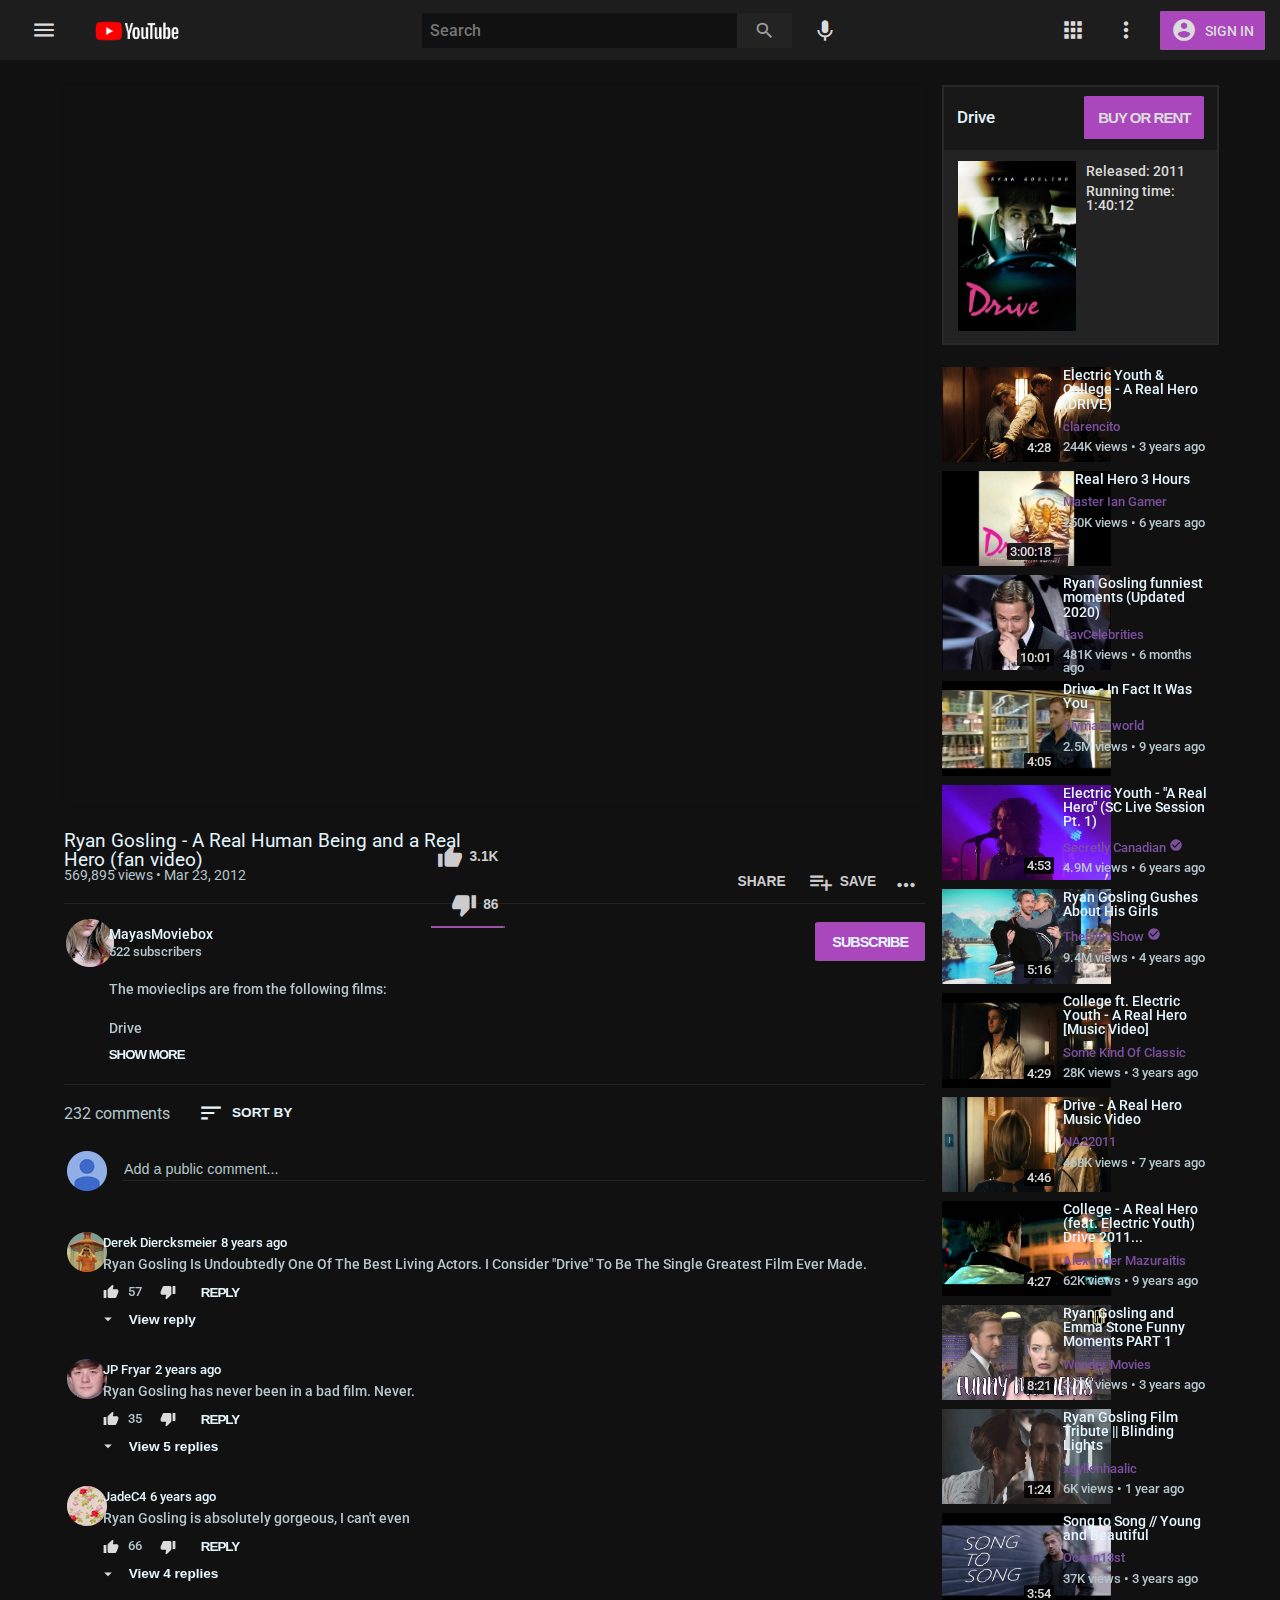
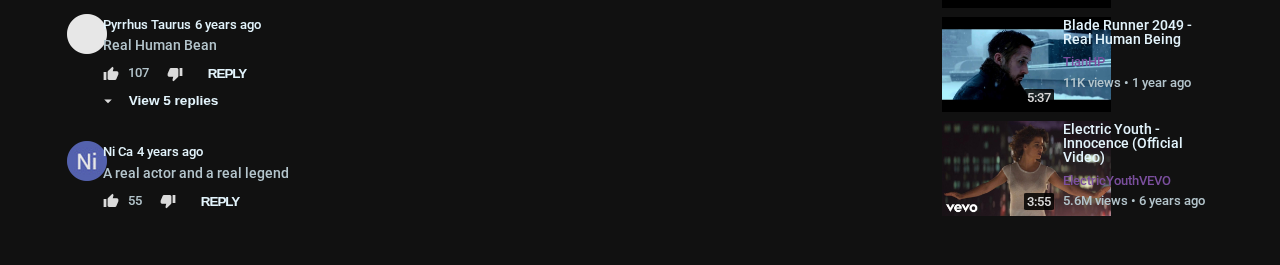
<file: index.html>
<!DOCTYPE html>
<html lang="en">
  <head>
    <meta charset="utf-8" />
    <meta name="viewport" content="width=device-width, initial-scale=1" />
    <title>YouTube</title>
    <link href="./style.css" rel="stylesheet" />
    <link
      href="https://fonts.googleapis.com/icon?family=Material+Icons"
      rel="stylesheet"
    />
    <link rel="preconnect" href="https://fonts.gstatic.com" />
    <link
      href="https://fonts.googleapis.com/css2?family=Roboto&display=swap"
      rel="stylesheet"
    />
  </head>
  <body>
    <!-- NAVBAR -->
    <div class="navbar">
      <!-- MORE AND LOGO -->
      <div class="navbar-left">
        <button class="material-icons md-26 md-light nav-menu">menu</button>
        <button class="nav-logo">
          <img
            src="./assets/navbar/youtube-logo.png"
            alt="youtube logo"
            height="52px"
          />
        </button>
      </div>
      <!-- SEARCH BAR -->
      <div class="navbar-middle">
        <input type="text" class="searchbar" placeholder="Search" />
        <button class="material-icons md-21 lighter-dark nav-search">
          search
        </button>
        <button class="material-icons md-26 md-light nav-mic">
          keyboard_voice
        </button>
      </div>
      <!-- APPS, MORE AND SIGN IN -->
      <div class="navbar-right">
        <button class="sign-in-cont">
          <span class="material-icons md-26 md-light acc-circle"
            >account_circle</span
          ><span class="sign-in-text">SIGN IN</span>
        </button>
        <button class="material-icons md-26 md-light nav-more">
          more_vert
        </button>
        <button class="material-icons md-26 md-light nav-apps">apps</button>
      </div>
    </div>
    <!-- SITE CONTENT / BODY -->
    <div class="content">
      <!-- VIDEO IFRAME -->
      <div class="video">
        <iframe
          width="100%"
          height="720"
          src="https://www.youtube.com/embed/3GPZzbKHKRw"
          frameborder="0"
          allow="accelerometer; autoplay; clipboard-write; encrypted-media; gyroscope; picture-in-picture"
          allowfullscreen
        ></iframe>
      </div>
      <!-- VIDEO STATS (TITLE, LIKES ETC.) -->
      <div class="video-stats">
        <!-- TITLE AND VIEWS -->
        <div class="video-leftcont">
          <span class="video-title"
            >Ryan Gosling - A Real Human Being and a Real Hero (fan video)</span
          >
          <span class="video-views">569,895 views • Mar 23, 2012</span>
        </div>
        <!-- LIKE, DISLIKE, SHARE, SAVE, MORE -->
        <div class="video-rightcont">
          <div class="video-right">
            <div class="video-likecont">
              <div class="video-aboveborder">
                <button class="video-like">
                  <span class="material-icons md-26">thumb_up</span
                  ><span class="video-likeamount">3.1K</span>
                </button>
                <button class="video-dislike">
                  <span class="material-icons md-26">thumb_down</span
                  ><span class="video-dislikeamount">86</span>
                </button>
              </div>
              <div class="video-border"></div>
            </div>
            <button class="video-share">
              <span class="material-icons md-26">shortcut</span
              ><span class="video-sharetext">SHARE</span>
            </button>
            <button class="video-save">
              <span class="material-icons md-26">playlist_add</span
              ><span class="video-savetext">SAVE</span>
            </button>
            <button class="video-more">
              <span class="material-icons md-26">more_horiz</span>
            </button>
          </div>
        </div>
      </div>
      <!-- VIDEO DESCRIPTION -->
      <div class="description">
        <div class="description-left">
          <a href="https://www.youtube.com/channel/UC1303ht01Yz-i_Xdv5refEA"
            ><img
              src="./assets/description/avatar.png"
              alt="channel avatar"
              height="initial-scale"
          /></a>
        </div>
        <div class="description-middle">
          <a
            href="https://www.youtube.com/channel/UC1303ht01Yz-i_Xdv5refEA"
            class="description-name"
            >MayasMoviebox</a
          >
          <p class="description-subs">522 subscribers</p>
          <p class="description-text1">
            The movieclips are from the following films:
          </p>
          <p class="description-text2">Drive</p>
          <button class="description-showmore">SHOW MORE</button>
        </div>
        <div class="description-right">
          <button class="description-subbtn">SUBSCRIBE</button>
        </div>
      </div>
      <!-- COMMENTS -->
      <div class="comments">
        <!-- ADD A COMMENT -->
        <div class="initialcomment">
          <div class="initialcomment-header">
            <span class="header-commentnum">232 comments</span>
            <button class="header-sortby">
              <span class="material-icons md-26 sortby-symbol">sort</span
              ><span class="sortby-text">SORT BY</span>
            </button>
          </div>
          <div class="initialcomment-body">
            <img
              src="./assets/comments/initialcomment.png"
              alt="profile picture"
              height="initial-scale"
              class="initialavatar"
            />
            <input
              type="text"
              placeholder="Add a public comment..."
              class="initialcomment-input"
            />
          </div>
        </div>
        <!-- NORMAL COMMENTS -->
        <div class="commentcont">
          <div class="comment-left">
            <a href="https://www.youtube.com/channel/UC4atZ1Ep-S70Ql9y5qe3dxw"
              ><img
                src="./assets/comments/comment1.png"
                alt="profile picture"
                height="initial-scale"
            /></a>
          </div>
          <div class="comment-right">
            <span class="comment-namecont"
              ><a
                href="https://www.youtube.com/channel/UC4atZ1Ep-S70Ql9y5qe3dxw"
                class="comment-name"
                >Derek Diercksmeier</a
              >
              8 years ago</span
            >
            <p class="comment-text">
              Ryan Gosling Is Undoubtedly One Of The Best Living Actors. I
              Consider "Drive" To Be The Single Greatest Film Ever Made.
            </p>
            <div class="comment-likes">
              <button class="material-icons md-16 md-light comment-like">
                thumb_up
              </button>
              <span class="comment-likesnum">57</span>
              <button class="material-icons md-16 md-light comment-dislike">
                thumb_down
              </button>
              <button class="comment-replybtn">REPLY</button>
            </div>
            <button class="comment-viewreplycont">
              <span class="material-icons md-18 md-light viewreply-arrow"
                >arrow_drop_down</span
              ><span class="viewreply-text">View reply</span>
            </button>
          </div>
        </div>
        <div class="commentcont">
          <div class="comment-left">
            <a href="https://www.youtube.com/channel/UCj0tZO_PnMkby4TbkrC7Y9g"
              ><img
                src="./assets/comments/comment2.png"
                alt="profile picture"
                height="initial-scale"
            /></a>
          </div>
          <div class="comment-right">
            <span class="comment-namecont"
              ><a
                href="https://www.youtube.com/channel/UCj0tZO_PnMkby4TbkrC7Y9g"
                class="comment-name"
                >JP Fryar</a
              >
              2 years ago</span
            >
            <p class="comment-text">
              Ryan Gosling has never been in a bad film. Never.
            </p>
            <div class="comment-likes">
              <button class="material-icons md-16 md-light comment-like">
                thumb_up
              </button>
              <span class="comment-likesnum">35</span>
              <button class="material-icons md-16 md-light comment-dislike">
                thumb_down
              </button>
              <button class="comment-replybtn">REPLY</button>
            </div>
            <button class="comment-viewreplycont">
              <span class="material-icons md-18 md-light viewreply-arrow"
                >arrow_drop_down</span
              ><span class="viewreply-text">View 5 replies</span>
            </button>
          </div>
        </div>
        <div class="commentcont">
          <div class="comment-left">
            <a href="https://www.youtube.com/channel/UCwoDgcRH257eNOpyMJ8Snxw"
              ><img
                src="./assets/comments/comment3.png"
                alt="profile picture"
                height="initial-scale"
            /></a>
          </div>
          <div class="comment-right">
            <span class="comment-namecont"
              ><a
                href="https://www.youtube.com/channel/UCwoDgcRH257eNOpyMJ8Snxw"
                class="comment-name"
                >JadeC4</a
              >
              6 years ago</span
            >
            <p class="comment-text">
              Ryan Gosling is absolutely gorgeous, I can't even
            </p>
            <div class="comment-likes">
              <button class="material-icons md-16 md-light comment-like">
                thumb_up
              </button>
              <span class="comment-likesnum">66</span>
              <button class="material-icons md-16 md-light comment-dislike">
                thumb_down
              </button>
              <button class="comment-replybtn">REPLY</button>
            </div>
            <button class="comment-viewreplycont">
              <span class="material-icons md-18 md-light viewreply-arrow"
                >arrow_drop_down</span
              ><span class="viewreply-text">View 4 replies</span>
            </button>
          </div>
        </div>
        <div class="commentcont">
          <div class="comment-left">
            <a href="https://www.youtube.com/channel/UC8qu3tqG00YnWYfvF4ho_Ow"
              ><img
                src="./assets/comments/comment4.png"
                alt="profile picture"
                height="initial-scale"
            /></a>
          </div>
          <div class="comment-right">
            <span class="comment-namecont"
              ><a
                href="https://www.youtube.com/channel/UC8qu3tqG00YnWYfvF4ho_Ow"
                class="comment-name"
                >Pyrrhus Taurus</a
              >
              6 years ago</span
            >
            <p class="comment-text">Real Human Bean</p>
            <div class="comment-likes">
              <button class="material-icons md-16 md-light comment-like">
                thumb_up
              </button>
              <span class="comment-likesnum">107</span>
              <button class="material-icons md-16 md-light comment-dislike">
                thumb_down
              </button>
              <button class="comment-replybtn">REPLY</button>
            </div>
            <button class="comment-viewreplycont">
              <span class="material-icons md-18 md-light viewreply-arrow"
                >arrow_drop_down</span
              ><span class="viewreply-text">View 5 replies</span>
            </button>
          </div>
        </div>
        <div class="commentcont">
          <div class="comment-left">
            <a href="https://www.youtube.com/channel/UCf_KhZ1RsffZFniAVTAlwTA"
              ><img
                src="./assets/comments/comment5.png"
                alt="profile picture"
                height="initial-scale"
            /></a>
          </div>
          <div class="comment-right">
            <span class="comment-namecont"
              ><a
                href="https://www.youtube.com/channel/UCf_KhZ1RsffZFniAVTAlwTA"
                class="comment-name"
                >Ni Ca</a
              >
              4 years ago</span
            >
            <p class="comment-text">A real actor and a real legend</p>
            <div class="comment-likes">
              <button class="material-icons md-16 md-light comment-like">
                thumb_up
              </button>
              <span class="comment-likesnum">55</span>
              <button class="material-icons md-16 md-light comment-dislike">
                thumb_down
              </button>
              <button class="comment-replybtn">REPLY</button>
            </div>
          </div>
        </div>
      </div>
      <!-- VIDEO SIDEBAR -->
      <div class="video-sidebar">
        <!-- SIDEBAR AD -->
        <div class="sidebar-ad">
          <div class="ad-header">
            <span class="header-title">Drive</span>
            <button class="header-btn">BUY OR RENT</button>
          </div>
          <div class="ad-content">
            <div class="content-poster">
              <img
                src="./assets/video-sidebar/movieposter.jpeg"
                alt="drive movie poster"
                height="170px"
              />
            </div>
            <div class="content-data">
              <p class="content-text">Released: 2011</p>
              <p class="content-text">Running time: 1:40:12</p>
            </div>
          </div>
        </div>
        <!-- SIDEBAR NEXTVIDS -->
        <div class="sidebar-vids">
          <a href="https://www.youtube.com/watch?v=XoHI6Zus2UI">
            <div class="nextvid">
              <div class="morebtn-cont">
                <button class="material-icons md-21 md-light morebtn">
                  more_vert
                </button>
              </div>
              <div class="nextvid-left">
                <div class="watchlaterbtn-cont">
                  <button class="material-icons md-21 md-light watchlaterbtn">
                    watch_later
                  </button>
                </div>
                <div class="playbtn-cont">
                  <button class="material-icons md-21 md-light playbtn">
                    playlist_play
                  </button>
                </div>
                <div class="timestamp-cont">
                  <span class="timestamp">4:28</span>
                </div>
                <img
                  src="./assets/video-sidebar/thumbnail_01.jpg"
                  alt="video thumbnail"
                  height="95px"
                  width="169px"
                />
              </div>
              <div class="nextvid-right">
                <p class="nextvid-title">
                  Electric Youth & College - A Real Hero (DRIVE)
                </p>
                <p class="nextvid-user">clarencito</p>
                <p class="nextvid-stats">244K views • 3 years ago</p>
              </div>
            </div>
          </a>
          <a href="https://www.youtube.com/watch?v=7tWL5xHVAGQ">
            <div class="nextvid">
              <div class="morebtn-cont">
                <button class="material-icons md-21 md-light morebtn">
                  more_vert
                </button>
              </div>
              <div class="nextvid-left">
                <div class="watchlaterbtn-cont">
                  <button class="material-icons md-21 md-light watchlaterbtn">
                    watch_later
                  </button>
                </div>
                <div class="playbtn-cont">
                  <button class="material-icons md-21 md-light playbtn">
                    playlist_play
                  </button>
                </div>
                <div class="timestamp-cont">
                  <span class="timestamp">3:00:18</span>
                </div>
                <img
                  src="./assets/video-sidebar/thumbnail_02.jpg"
                  alt="video thumbnail"
                  height="95px"
                  width="169px"
                />
              </div>
              <div class="nextvid-right">
                <p class="nextvid-title">A Real Hero 3 Hours</p>
                <p class="nextvid-user">Master Ian Gamer</p>
                <p class="nextvid-stats">250K views • 6 years ago</p>
              </div>
            </div>
          </a>
          <a href="https://www.youtube.com/watch?v=79YlMZlqZmc">
            <div class="nextvid">
              <div class="morebtn-cont">
                <button class="material-icons md-21 md-light morebtn">
                  more_vert
                </button>
              </div>
              <div class="nextvid-left">
                <div class="watchlaterbtn-cont">
                  <button class="material-icons md-21 md-light watchlaterbtn">
                    watch_later
                  </button>
                </div>
                <div class="playbtn-cont">
                  <button class="material-icons md-21 md-light playbtn">
                    playlist_play
                  </button>
                </div>
                <div class="timestamp-cont">
                  <span class="timestamp">10:01</span>
                </div>
                <img
                  src="./assets/video-sidebar/thumbnail_03.jpg"
                  alt="video thumbnail"
                  height="95px"
                  width="169px"
                />
              </div>
              <div class="nextvid-right">
                <p class="nextvid-title">
                  Ryan Gosling funniest moments (Updated 2020)
                </p>
                <p class="nextvid-user">FavCelebrities</p>
                <p class="nextvid-stats">481K views • 6 months ago</p>
              </div>
            </div>
          </a>
          <a href="https://www.youtube.com/watch?v=-8EWOK5uBoo">
            <div class="nextvid">
              <div class="morebtn-cont">
                <button class="material-icons md-21 md-light morebtn">
                  more_vert
                </button>
              </div>
              <div class="nextvid-left">
                <div class="watchlaterbtn-cont">
                  <button class="material-icons md-21 md-light watchlaterbtn">
                    watch_later
                  </button>
                </div>
                <div class="playbtn-cont">
                  <button class="material-icons md-21 md-light playbtn">
                    playlist_play
                  </button>
                </div>
                <div class="timestamp-cont">
                  <span class="timestamp">4:05</span>
                </div>
                <img
                  src="./assets/video-sidebar/thumbnail_04.jpg"
                  alt="video thumbnail"
                  height="95px"
                  width="169px"
                />
              </div>
              <div class="nextvid-right">
                <p class="nextvid-title">Drive - In Fact It Was You</p>
                <p class="nextvid-user">Slymansworld</p>
                <p class="nextvid-stats">2.5M views • 9 years ago</p>
              </div>
            </div>
          </a>
          <a href="https://www.youtube.com/watch?v=6cedWvuxwbc">
            <div class="nextvid">
              <div class="morebtn-cont">
                <button class="material-icons md-21 md-light morebtn">
                  more_vert
                </button>
              </div>
              <div class="nextvid-left">
                <div class="watchlaterbtn-cont">
                  <button class="material-icons md-21 md-light watchlaterbtn">
                    watch_later
                  </button>
                </div>
                <div class="playbtn-cont">
                  <button class="material-icons md-21 md-light playbtn">
                    playlist_play
                  </button>
                </div>
                <div class="timestamp-cont">
                  <span class="timestamp">4:53</span>
                </div>
                <img
                  src="./assets/video-sidebar/thumbnail_05.jpg"
                  alt="video thumbnail"
                  height="95px"
                  width="169px"
                />
              </div>
              <div class="nextvid-right">
                <p class="nextvid-title">
                  Electric Youth - "A Real Hero" (SC Live Session Pt. 1)
                </p>
                <p class="nextvid-user">
                  Secretly Canadian
                  <span class="material-icons md-14 purple">check_circle</span>
                </p>
                <p class="nextvid-stats">4.9M views • 6 years ago</p>
              </div>
            </div>
          </a>
          <a href="https://www.youtube.com/watch?v=Ga3ccW-cRno">
            <div class="nextvid">
              <div class="morebtn-cont">
                <button class="material-icons md-21 md-light morebtn">
                  more_vert
                </button>
              </div>
              <div class="nextvid-left">
                <div class="watchlaterbtn-cont">
                  <button class="material-icons md-21 md-light watchlaterbtn">
                    watch_later
                  </button>
                </div>
                <div class="playbtn-cont">
                  <button class="material-icons md-21 md-light playbtn">
                    playlist_play
                  </button>
                </div>
                <div class="timestamp-cont">
                  <span class="timestamp">5:16</span>
                </div>
                <img
                  src="./assets/video-sidebar/thumbnail_06.jpg"
                  alt="video thumbnail"
                  height="95px"
                  width="169px"
                />
              </div>
              <div class="nextvid-right">
                <p class="nextvid-title">Ryan Gosling Gushes About His Girls</p>
                <p class="nextvid-user">
                  TheEllenShow
                  <span class="material-icons md-14 purple">check_circle</span>
                </p>
                <p class="nextvid-stats">9.4M views • 4 years ago</p>
              </div>
            </div>
          </a>
          <a href="https://www.youtube.com/watch?v=tIGpNtjKKYs">
            <div class="nextvid">
              <div class="morebtn-cont">
                <button class="material-icons md-21 md-light morebtn">
                  more_vert
                </button>
              </div>
              <div class="nextvid-left">
                <div class="watchlaterbtn-cont">
                  <button class="material-icons md-21 md-light watchlaterbtn">
                    watch_later
                  </button>
                </div>
                <div class="playbtn-cont">
                  <button class="material-icons md-21 md-light playbtn">
                    playlist_play
                  </button>
                </div>
                <div class="timestamp-cont">
                  <span class="timestamp">4:29</span>
                </div>
                <img
                  src="./assets/video-sidebar/thumbnail_07.jpg"
                  alt="video thumbnail"
                  height="95px"
                  width="169px"
                />
              </div>
              <div class="nextvid-right">
                <p class="nextvid-title">
                  College ft. Electric Youth - A Real Hero [Music Video]
                </p>
                <p class="nextvid-user">Some Kind Of Classic</p>
                <p class="nextvid-stats">28K views • 3 years ago</p>
              </div>
            </div>
          </a>
          <a href="https://www.youtube.com/watch?v=Xo-gnIxEulo">
            <div class="nextvid">
              <div class="morebtn-cont">
                <button class="material-icons md-21 md-light morebtn">
                  more_vert
                </button>
              </div>
              <div class="nextvid-left">
                <div class="watchlaterbtn-cont">
                  <button class="material-icons md-21 md-light watchlaterbtn">
                    watch_later
                  </button>
                </div>
                <div class="playbtn-cont">
                  <button class="material-icons md-21 md-light playbtn">
                    playlist_play
                  </button>
                </div>
                <div class="timestamp-cont">
                  <span class="timestamp">4:46</span>
                </div>
                <img
                  src="./assets/video-sidebar/thumbnail_08.jpg"
                  alt="video thumbnail"
                  height="95px"
                  width="169px"
                />
              </div>
              <div class="nextvid-right">
                <p class="nextvid-title">Drive - A Real Hero Music Video</p>
                <p class="nextvid-user">NA22011</p>
                <p class="nextvid-stats">468K views • 7 years ago</p>
              </div>
            </div>
          </a>
          <a href="https://www.youtube.com/watch?v=vXyRJBuoPrQ">
            <div class="nextvid">
              <div class="morebtn-cont">
                <button class="material-icons md-21 md-light morebtn">
                  more_vert
                </button>
              </div>
              <div class="nextvid-left">
                <div class="watchlaterbtn-cont">
                  <button class="material-icons md-21 md-light watchlaterbtn">
                    watch_later
                  </button>
                </div>
                <div class="playbtn-cont">
                  <button class="material-icons md-21 md-light playbtn">
                    playlist_play
                  </button>
                </div>
                <div class="timestamp-cont">
                  <span class="timestamp">4:27</span>
                </div>
                <img
                  src="./assets/video-sidebar/thumbnail_09.jpg"
                  alt="video thumbnail"
                  height="95px"
                  width="169px"
                />
              </div>
              <div class="nextvid-right">
                <p class="nextvid-title">
                  College - A Real Hero (feat. Electric Youth) Drive 2011...
                </p>
                <p class="nextvid-user">Alexander Mazuraitis</p>
                <p class="nextvid-stats">62K views • 9 years ago</p>
              </div>
            </div>
          </a>
          <a href="https://www.youtube.com/watch?v=zhB0Bk41HUQ">
            <div class="nextvid">
              <div class="morebtn-cont">
                <button class="material-icons md-21 md-light morebtn">
                  more_vert
                </button>
              </div>
              <div class="nextvid-left">
                <div class="watchlaterbtn-cont">
                  <button class="material-icons md-21 md-light watchlaterbtn">
                    watch_later
                  </button>
                </div>
                <div class="playbtn-cont">
                  <button class="material-icons md-21 md-light playbtn">
                    playlist_play
                  </button>
                </div>
                <div class="timestamp-cont">
                  <span class="timestamp">8:21</span>
                </div>
                <img
                  src="./assets/video-sidebar/thumbnail_10.jpg"
                  alt="video thumbnail"
                  height="95px"
                  width="169px"
                />
              </div>
              <div class="nextvid-right">
                <p class="nextvid-title">
                  Ryan Gosling and Emma Stone Funny Moments PART 1
                </p>
                <p class="nextvid-user">Wonder Movies</p>
                <p class="nextvid-stats">3.7M views • 3 years ago</p>
              </div>
            </div>
          </a>
          <a href="https://www.youtube.com/watch?v=jpBpp3mK_JY">
            <div class="nextvid">
              <div class="morebtn-cont">
                <button class="material-icons md-21 md-light morebtn">
                  more_vert
                </button>
              </div>
              <div class="nextvid-left">
                <div class="watchlaterbtn-cont">
                  <button class="material-icons md-21 md-light watchlaterbtn">
                    watch_later
                  </button>
                </div>
                <div class="playbtn-cont">
                  <button class="material-icons md-21 md-light playbtn">
                    playlist_play
                  </button>
                </div>
                <div class="timestamp-cont">
                  <span class="timestamp">1:24</span>
                </div>
                <img
                  src="./assets/video-sidebar/thumbnail_11.jpg"
                  alt="video thumbnail"
                  height="95px"
                  width="169px"
                />
              </div>
              <div class="nextvid-right">
                <p class="nextvid-title">
                  Ryan Gosling Film Tribute || Blinding Lights
                </p>
                <p class="nextvid-user">xgyllenhaalic</p>
                <p class="nextvid-stats">6K views • 1 year ago</p>
              </div>
            </div>
          </a>
          <a href="https://www.youtube.com/watch?v=SbskIqUqQso">
            <div class="nextvid">
              <div class="morebtn-cont">
                <button class="material-icons md-21 md-light morebtn">
                  more_vert
                </button>
              </div>
              <div class="nextvid-left">
                <div class="watchlaterbtn-cont">
                  <button class="material-icons md-21 md-light watchlaterbtn">
                    watch_later
                  </button>
                </div>
                <div class="playbtn-cont">
                  <button class="material-icons md-21 md-light playbtn">
                    playlist_play
                  </button>
                </div>
                <div class="timestamp-cont">
                  <span class="timestamp">3:54</span>
                </div>
                <img
                  src="./assets/video-sidebar/thumbnail_12.jpg"
                  alt="video thumbnail"
                  height="95px"
                  width="169px"
                />
              </div>
              <div class="nextvid-right">
                <p class="nextvid-title">Song to Song // Young and Beautiful</p>
                <p class="nextvid-user">Ocean13st</p>
                <p class="nextvid-stats">37K views • 3 years ago</p>
              </div>
            </div>
          </a>
          <a href="https://www.youtube.com/watch?v=p_nn4Lu80kA">
            <div class="nextvid">
              <div class="morebtn-cont">
                <button class="material-icons md-21 md-light morebtn">
                  more_vert
                </button>
              </div>
              <div class="nextvid-left">
                <div class="watchlaterbtn-cont">
                  <button class="material-icons md-21 md-light watchlaterbtn">
                    watch_later
                  </button>
                </div>
                <div class="playbtn-cont">
                  <button class="material-icons md-21 md-light playbtn">
                    playlist_play
                  </button>
                </div>
                <div class="timestamp-cont">
                  <span class="timestamp">5:37</span>
                </div>
                <img
                  src="./assets/video-sidebar/thumbnail_13.jpg"
                  alt="video thumbnail"
                  height="95px"
                  width="169px"
                />
              </div>
              <div class="nextvid-right">
                <p class="nextvid-title">
                  Blade Runner 2049 - Real Human Being
                </p>
                <p class="nextvid-user">TianHP</p>
                <p class="nextvid-stats">11K views • 1 year ago</p>
              </div>
            </div>
          </a>
          <a href="https://www.youtube.com/watch?v=kOWM9ao38lM">
            <div class="nextvid">
              <div class="morebtn-cont">
                <button class="material-icons md-21 md-light morebtn">
                  more_vert
                </button>
              </div>
              <div class="nextvid-left">
                <div class="watchlaterbtn-cont">
                  <button class="material-icons md-21 md-light watchlaterbtn">
                    watch_later
                  </button>
                </div>
                <div class="playbtn-cont">
                  <button class="material-icons md-21 md-light playbtn">
                    playlist_play
                  </button>
                </div>
                <div class="timestamp-cont">
                  <span class="timestamp">3:55</span>
                </div>
                <img
                  src="./assets/video-sidebar/thumbnail_14.jpg"
                  alt="video thumbnail"
                  height="95px"
                  width="169px"
                />
              </div>
              <div class="nextvid-right">
                <p class="nextvid-title">
                  Electric Youth - Innocence (Official Video)
                </p>
                <p class="nextvid-user">ElectricYouthVEVO</p>
                <p class="nextvid-stats">5.6M views • 6 years ago</p>
              </div>
            </div>
          </a>
        </div>
      </div>
    </div>
  </body>
</html>
</file>
<file: style.css>
/* http://meyerweb.com/eric/tools/css/reset/ 
   v2.0 | 20110126
   License: none (public domain)
*/

/* START OF CSS RESET */
html, body, div, span, applet, object, iframe,
h1, h2, h3, h4, h5, h6, p, blockquote, pre,
a, abbr, acronym, address, big, cite, code,
del, dfn, em, img, ins, kbd, q, s, samp,
small, strike, strong, sub, sup, tt, var,
b, u, i, center,
dl, dt, dd, ol, ul, li,
fieldset, form, label, legend,
table, caption, tbody, tfoot, thead, tr, th, td,
article, aside, canvas, details, embed, 
figure, figcaption, footer, header, hgroup, 
menu, nav, output, ruby, section, summary,
time, mark, audio, video {
	margin: 0;
	padding: 0;
	border: 0;
	font-size: 100%;
	font: inherit;
	vertical-align: baseline;
}
/* HTML5 display-role reset for older browsers */
article, aside, details, figcaption, figure, 
footer, header, hgroup, menu, nav, section {
	display: block;
}
body {
	line-height: 1;
}
ol, ul {
	list-style: none;
}
blockquote, q {
	quotes: none;
}
blockquote:before, blockquote:after,
q:before, q:after {
	content: '';
	content: none;
}
table {
	border-collapse: collapse;
	border-spacing: 0;
}

/* MATERIAL ICONS */
.material-icons.md-dark {
  color: rgba(0, 0, 0, 0.54);
}
.material-icons.md-dark.md-inactive {
  color: rgba(0, 0, 0, 0.26);
}

.material-icons.lighter-dark {
  color: #9e9e9e;
}
.material-icons.purple {
  color: #7b4f9e;
}

.material-icons.md-light {
  color: rgb(219, 219, 219);
}
.material-icons.md-light.md-inactive {
  color: rgba(255, 255, 255, 0.3);
}

.material-icons.md-14 { font-size: 14px; }
.material-icons.md-16 { font-size: 16px; }
.material-icons.md-18 { font-size: 18px; }
.material-icons.md-21 { font-size: 21px; }
.material-icons.md-26 { font-size: 26px; }
.material-icons.md-36 { font-size: 36px; }
.material-icons.md-48 { font-size: 48px; }

/* |--------------|
   |              |
   | SITE CONTENT |
   |              |
   |--------------|*/

body {
  background-color: #111111;
  font-family: "Roboto", sans-serif;
}

a { text-decoration: none; }

button:focus,
input:focus { outline: none; }

/* --------------

    NAVBAR 
    
   --------------*/
   
.navbar {
  display: grid;
  top: 0;
  position: absolute;
  width: 100%;
  height: 60px;
  background-color: #1d1d1d;
  grid-template-columns: 33% 34% 33%;
  grid-template-rows: auto;
  grid-template-areas: "navbar-left navbar-middle navbar-right";
}

.navbar-left {
  display: inline-flex;
  flex-flow: nowrap row;
  align-items: center;
  width: 33%;
  height: 100%;
  text-align: left;
  grid-area: navbar-left;
}

.nav-menu,
.nav-logo,
.nav-more,
.nav-mic,
.nav-apps {
  background-color: transparent;
  width: fit-content;
  height: fit-content;
  border: none;
}

.nav-menu:focus,
.nav-logo:focus,
.nav-more:focus,
.nav-mic:focus,
.nav-apps:focus,
.searchbar:focus { outline: none; }

.nav-menu:hover,
.nav-search:hover,
.nav-more:hover,
.nav-mic:hover,
.nav-apps:hover { color: #ab47bc; }

.nav-menu { margin: 0 21px 0 25px; }

.nav-logo { height: 52px; }

.navbar-middle {
  position: relative;
  display: inline-flex;
  flex-flow: nowrap row;
  align-items: center;
  width: 100%;
  height: 100%;
  grid-area: navbar-middle;
}

.searchbar {
  height: 33px;
  width: 70%;
  background-color: #111111;
  color: #d8d8d8;
  border: none;
  padding-left: 8px;
  font-size: 16px;
  font-family: "Roboto", sans-serif;
  font-weight: 500;
}

.nav-search {
  height: 35px;
  width: 55px;
  background-color: #232323;
  border: none;
  border-radius: 0 1px 1px 0;
  margin-right: 14px;
}

.navbar-right {
  position: relative;
  display: inline-flex;
  flex-flow: nowrap row-reverse;
  align-items: center;
  width: 100%;
  height: 100%;
  grid-area: navbar-right;
}

.sign-in-cont {
  display: inline-flex;
  flex-flow: nowrap row;
  align-items: center;
  background-color: #aa47bc;
  height: 65%;
  width: fit-content;
  padding: 3px 10px;
  border: solid 1px #9954a5;
  border-radius: 2%;
  text-align: center;
  margin: 0 15px 0 15px;
}

.sign-in-cont:hover { background-color: #bb4dce; }

.sign-in-cont:focus { outline: none; }

.sign-in-text {
  color: rgb(219, 219, 219);
  margin-left: 8px;
  font-size: 14px;
  font-family: "Roboto", sans-serif;
  font-weight: 500;
  margin-top: 2px;
}

.nav-more { margin-left: 15px; }

.content {
  display: grid;
  margin: 85px auto 0 auto;
  width: 90%;
  height: fit-content;
  grid-template-columns: 74.75% 1.5% 23.75%;
  grid-template-rows: auto;
  grid-template-areas:
    "video . video-sidebar"
    "video-stats . video-sidebar"
    "description . video-sidebar"
    "comments . video-sidebar";
}

/* -------------

        VIDEO
    
   -------------        
*/

.video {
  background-color: transparent;
  grid-area: video;
  height: fit-content;
}

.video iframe {
  -webkit-box-shadow: 0 0 3px -2px #000000;
  box-shadow: 0 0 3px -2px #000000;
}

.video-stats {
  background-color: transparent;
  border-bottom: solid 1px #232323;
  display: grid;
  grid-area: video-stats;
  height: 95px;
  grid-template-columns: 50% 50%;
  grid-template-rows: auto;
  grid-template-areas: "video-leftcont video-rightcont";
}

.video-leftcont {
  display: grid;
  text-align: left;
  grid-area: video-leftcont;
  grid-template-columns: 100%;
  grid-template-rows: 50% 50%;
  grid-template-areas:
    "video-title"
    "video-views";
}

.video-title {
  grid-area: video-title;
  margin-top: 23px;
  color: #e3f4fc;
  font-weight: 400;
  font-size: 1.2rem;
  font-family: "Roboto", sans-serif;
}

.video-views {
  grid-area: video-views;
  margin-top: 12px;
  color: #b4c5cc;
  font-weight: 400;
  font-size: 0.86rem;
  font-family: "Roboto", sans-serif;
}

.video-rightcont {
  display: grid;
  grid-area: video-rightcont;
  text-align: right;
  grid-template-columns: 30% 70%;
  grid-template-rows: 50% 50%;
  grid-template-areas:
    ". ."
    ". video-right";
}

.video-right {
  grid-area: video-right;
  display: inline-flex;
  flex-flow: nowrap row;
  align-items: center;
  justify-content: flex-end;
}

.video-likecont {
  display: grid;
  grid-template-columns: 100%;
  grid-template-rows: 95% 5%;
  grid-template-areas:
    "video-aboveborder"
    "video-border";
  margin-right: 8px;
}

.video-aboveborder { grid-area: video-aboveborder; }

.video-border {
  grid-area: video-border;
  height: 2px;
  background: rgb(156, 82, 169);
  background: linear-gradient(
    90deg,
    rgba(156, 82, 169, 1) 0%,
    rgba(156, 82, 169, 1) 97%,
    rgba(96, 96, 96, 1) 97%
  );
}

.video-like,
.video-dislike,
.video-share,
.video-save {
  color: #ccccce;
  font-weight: 600;
  font-size: 0.86rem;
  text-align: center;
  display: inline-flex;
  flex-flow: nowrap row;
  align-items: center;
  background-color: transparent;
  border: none;
}

.video-like,
.video-dislike { margin: 10px 0; }

.video-share,
.video-save { margin: 15px 5px; }

.video-likeamount,
.video-dislikeamount,
.video-sharetext,
.video-savetext { margin-left: 6px; }

.video-more {
  margin-top: 9px;
  background-color: transparent;
  border: none;
  color: #ccccce;
}

.video-like:hover,
.video-dislike:hover,
.video-share:hover,
.video-save:hover,
.video-more:hover { color: #ab47bc; }

/* ---------------

    VIDEO SIDE BAR

   --------------
*/

.video-sidebar {
  background-color: transparent;
  grid-area: video-sidebar;
  height: fit-content;
  height: -moz-fit-content;
  width: fit-content;
}

.sidebar-ad {
  display: grid;
  height: 260px;
  width: 100%;
  background-color: transparent;
          box-shadow: inset 3px 3px 0px 0px #3b3b3b, inset -3px -3px 0px 0px #3b3b3b;
  -webkit-box-shadow: inset 3px 3px 0px 0px #3b3b3b,
    inset -3px -3px 0px 0px #3b3b3b;
  grid-template-columns: auto;
  grid-template-rows: 25% 75%;
  grid-template-areas:
    "ad-header"
    "ad-content";
  margin-bottom: 22px;
}

.ad-header {
  grid-area: ad-header;
  display: inline-flex;
  justify-content: space-between;
  align-items: center;
  flex-flow: nowrap row;
  background-color: #181818;
          box-shadow: inset 1px 1px 0px 1px #292929, inset -1px 1px 0px 1px #292929;
  -webkit-box-shadow: inset 1px 1px 0px 1px #292929,
    inset -1px 1px 0px 1px #292929;
}

.header-title {
  color: #e3f4fc;
  font-weight: 500;
  font-size: 1.05rem;
  margin-left: 15px;
}

.header-btn {
  background-color: #aa47bc;
  height: 65%;
  width: 120px;
  margin-right: 15px;
  color: rgb(219, 219, 219);
  font-size: 0.94rem;
  font-weight: 600;
  letter-spacing: -1px;
  border: none;
  border-radius: 2%;
}

.ad-content {
  grid-area: ad-content;
  display: inline-flex;
  flex-flow: nowrap row;
  align-items: center;
  justify-content: flex-start;
  background-color: #232323;
  height: 100%;
          box-shadow: inset -1px -1px 0px 1px #292929, inset 1px -1px 0px 1px #292929;
  -webkit-box-shadow: inset -1px -1px 0px 1px #292929,
    inset 1px -1px 0px 1px #292929;
}

.content-poster { margin-left: 16px; }

.content-data {
  color: rgb(219, 219, 219);
  font-weight: 500;
  font-size: 0.9rem;
  height: 85%;
  width: 100%;
  padding-left: 10px;
}

.content-text { 
  margin-bottom: 6px;
  font-weight: 500;
}

.nextvid {
  position: relative;
  display: grid;
  width: 100%;
  height: fit-content;
  grid-template-columns: 43.5% 52% 4.5%;
  grid-template-rows: 100%;
  grid-template-areas: "nextvid-left nextvid-right .";
  margin-bottom: 6px;
}

.watchlaterbtn-cont {
  right: 7%;
  top: 7%;
}

.playbtn-cont {
  right: 7%;
  bottom: 36%;
}

.morebtn-cont {
  right: 0%;
  top: 4%;
}

.morebtn {
  border: none;
  background-color: transparent;
  padding: 0;
  text-align: center;
}

.playbtn-cont,
.watchlaterbtn-cont,
.morebtn-cont {
  position: absolute;
  display: none;
}

.nextvid:hover .playbtn-cont,
.nextvid:hover .watchlaterbtn-cont,
.nextvid:hover .morebtn-cont { display: initial; }

.morebtn:hover,
.watchlaterbtn:hover,
.playbtn:hover,
.nextvid-title:hover { color: #924ec8; }

.playbtn,
.watchlaterbtn {
  height: 25px;
  width: 25px;
  border: none;
  border-radius: 10%;
  background-color: rgba(0, 0, 0, 0.85);
  padding: 0;
  text-align: center;
}

.timestamp-cont {
  position: absolute;
  bottom: 10%;
  right: 7%;
  text-align: center;
  font-size: 0.8rem;
  font-weight: 500;
  padding: auto;
  border: none;
  border-radius: 10%;
  color: rgb(219, 219, 219);
}

.timestamp {
  width: fit-content;
  padding: 1px 3px;
  background-color: rgba(0, 0, 0, 0.85);
  border-radius: 7%;
}

.nextvid-left {
  position: relative;
  grid-area: nextvid-left;
  height: 100%;
}

.nextvid-right {
  position: relative;
  grid-area: nextvid-right;
  height: 100%;
}

.nextvid-title {
  color: #e3f4fc;
  font-size: 0.9rem;
  font-weight: 500;
  margin-bottom: 8px;
  margin-top: 2px;
}

.nextvid-user {
  color: #7b4f9e;
  font-size: 0.82rem;
  font-weight: 500;
  padding-bottom: 7px;
}

.nextvid-stats {
  color: #b4c5cc;
  font-weight: 500;
  font-size: 0.82rem;
}

/* ----------------

    DESCRIPTION

   ----------------*/

.description {
  display: grid;
  grid-template-columns: 5.2% 44.8% 50%;
  grid-template-rows: 100%;
  grid-template-areas: "description-left description-middle description-right";
  background-color: transparent;
  grid-area: description;
  height: 180px;
  border-bottom: solid 1px #232323;
}

.description-left {
  grid-area: description-left;
  padding-top: 12px;
}

.description-middle {
  grid-area: description-middle;
  position: relative;
}

.description-name {
  display: inline-block;
  color: #e3f4fc;
  font-weight: 500;
  font-size: 0.9rem;
  margin: 24px 0 4px 0;
}

.description-subs {
  color: #b4c5cc;
  font-weight: 500;
  font-size: 0.8rem;
  margin-bottom: 24px;
}

.description-name:hover,
.description-showmore:hover { color: #ab47bc; }

.description-text1 {
  color: #b4c5cc;
  font-weight: 500;
  font-size: 0.9rem;
  margin-bottom: 24px;
}

.description-text2 {
  color: #b4c5cc;
  font-weight: 500;
  font-size: 0.9rem;
  margin-bottom: 10px;
}

.description-showmore {
  background-color: transparent;
  color: #e3f4fc;
  font-weight: 600;
  font-size: 0.83rem;
  border: none;
  width: fit-content;
  padding: 0;
  letter-spacing: -1px;
}

.description-right {
  text-align: right;
  grid-area: description-right;
}

.description-subbtn {
  background-color: #aa47bc;
  border: solid 1px #9954a5;
  border-radius: 4%;
  text-align: center;
  height: 39px;
  padding: 0 16px;
  color: #e3f4fc;
  font-weight: 600;
  font-size: 0.9rem;
  letter-spacing: -1px;
  margin-top: 18px;
}

.description-subbtn:hover {
  background-color: #bb4dce;
}

/* ------------------

    COMMENTS

   ------------------*/

.comments {
  background-color: transparent;
  grid-area: comments;
  height: fit-content;
  height: -moz-fit-content;
}

.initialcomment {
  display: grid;
  grid-template-columns: 100%;
  grid-template-rows: 48% 52%;
  grid-template-areas:
    "initialcomment-header"
    "initialcomment-body";
  margin-bottom: 28px;
}

.initialcomment-header {
  grid-area: initialcomment-header;
  display: inline-flex;
  align-items: center;
  flex-flow: nowrap row;
  justify-content: flex-start;
}

.initialcomment-body {
  grid-area: initialcomment-body;
  display: inline-flex;
  align-items: center;
  justify-content: flex-start;
  flex-flow: nowrap row;
}

.initialavatar { margin-right: 12px; }

.initialcomment-input {
  background-color: transparent;
  border: none;
  border-bottom: solid 1px #232323;
  width: 100%;
  color: #b4c5cc;
  font-size: 0.9rem;
  font-weight: 500;
  padding-bottom: 3px;
}

.initialcomment-input::placeholder {
  color: #b4c5cc;
  opacity: 1;
}

.header-commentnum {
  color: #b4c5cc;
  margin: 28px 28px 26px 0;
}

.header-sortby {
  display: inline-flex;
  align-items: center;
  flex-flow: nowrap row;
  background-color: transparent;
  padding: 0;
  text-align: center;
  border: none;
  color: #e3f4fc;
  font-weight: 500;
  font-size: 0.85rem;
}

.header-sortby:hover { color: #ab47bc; }

.sortby-symbol { margin-right: 8px; }
.sortby-text { font-weight: 600; }

.commentcont {
  display: grid;
  grid-template-columns: 4.5% 95.5%;
  grid-template-rows: 100%;
  grid-template-areas: "comment-left comment-right";
  margin-bottom: 46px;
}

.comment-left { grid-area: comment-left; }

.comment-right {
  grid-area: comment-right;
  position: relative;
}

.comment-name {
  color: #e3f4fc;
  font-size: 0.8rem;
  font-weight: 500;
  margin-right: 1px;
}

.comment-namecont {
  display: inline-block;
  color: #e3f4fc;
  font-size: 0.8rem;
  font-weight: 500;
  margin: 8px 0 8px 0;
}

.comment-text {
  color: #b4c5cc;
  font-size: 0.9rem;
  font-weight: 500;
  margin-bottom: 12px;
}

.comment-likes {
  display: flex;
  align-items: center;
  flex-flow: nowrap row;
  justify-content: flex-start;
  margin-bottom: 10px;
}

.comment-like,
.comment-dislike,
.comment-replybtn {
  background-color: transparent;
  border: none;
  padding: 0;
}

.comment-like:hover,
.comment-dislike:hover,
.comment-viewreplycont:hover .viewreply-text,
.comment-viewreplycont:hover .viewreply-arrow,
.comment-name:hover { color: #ab47bc; }

.comment-dislike { margin-right: 25px; }

.comment-like { margin-right: 9px; }

.comment-likesnum {
  color: #b4c5cc;
  font-size: 0.8rem;
  font-weight: 500;
  margin-right: 18px;
}

.comment-replybtn {
  color: #e3f4fc;
  font-size: 0.84rem;
  font-weight: 600;
  letter-spacing: -1px;
}

.comment-viewreplycont {
  position: absolute;
  bottom: -18px;
  left: -4px;
  display: inline-flex;
  align-items: center;
  flex-flow: nowrap row;
  justify-content: flex-start;
  padding: 0;
  background-color: transparent;
  border: none;
}

.viewreply-text {
  color: #e3f4fc;
  font-size: 0.85rem;
  font-weight: 600;
  margin-left: 12px;
}
</file>
